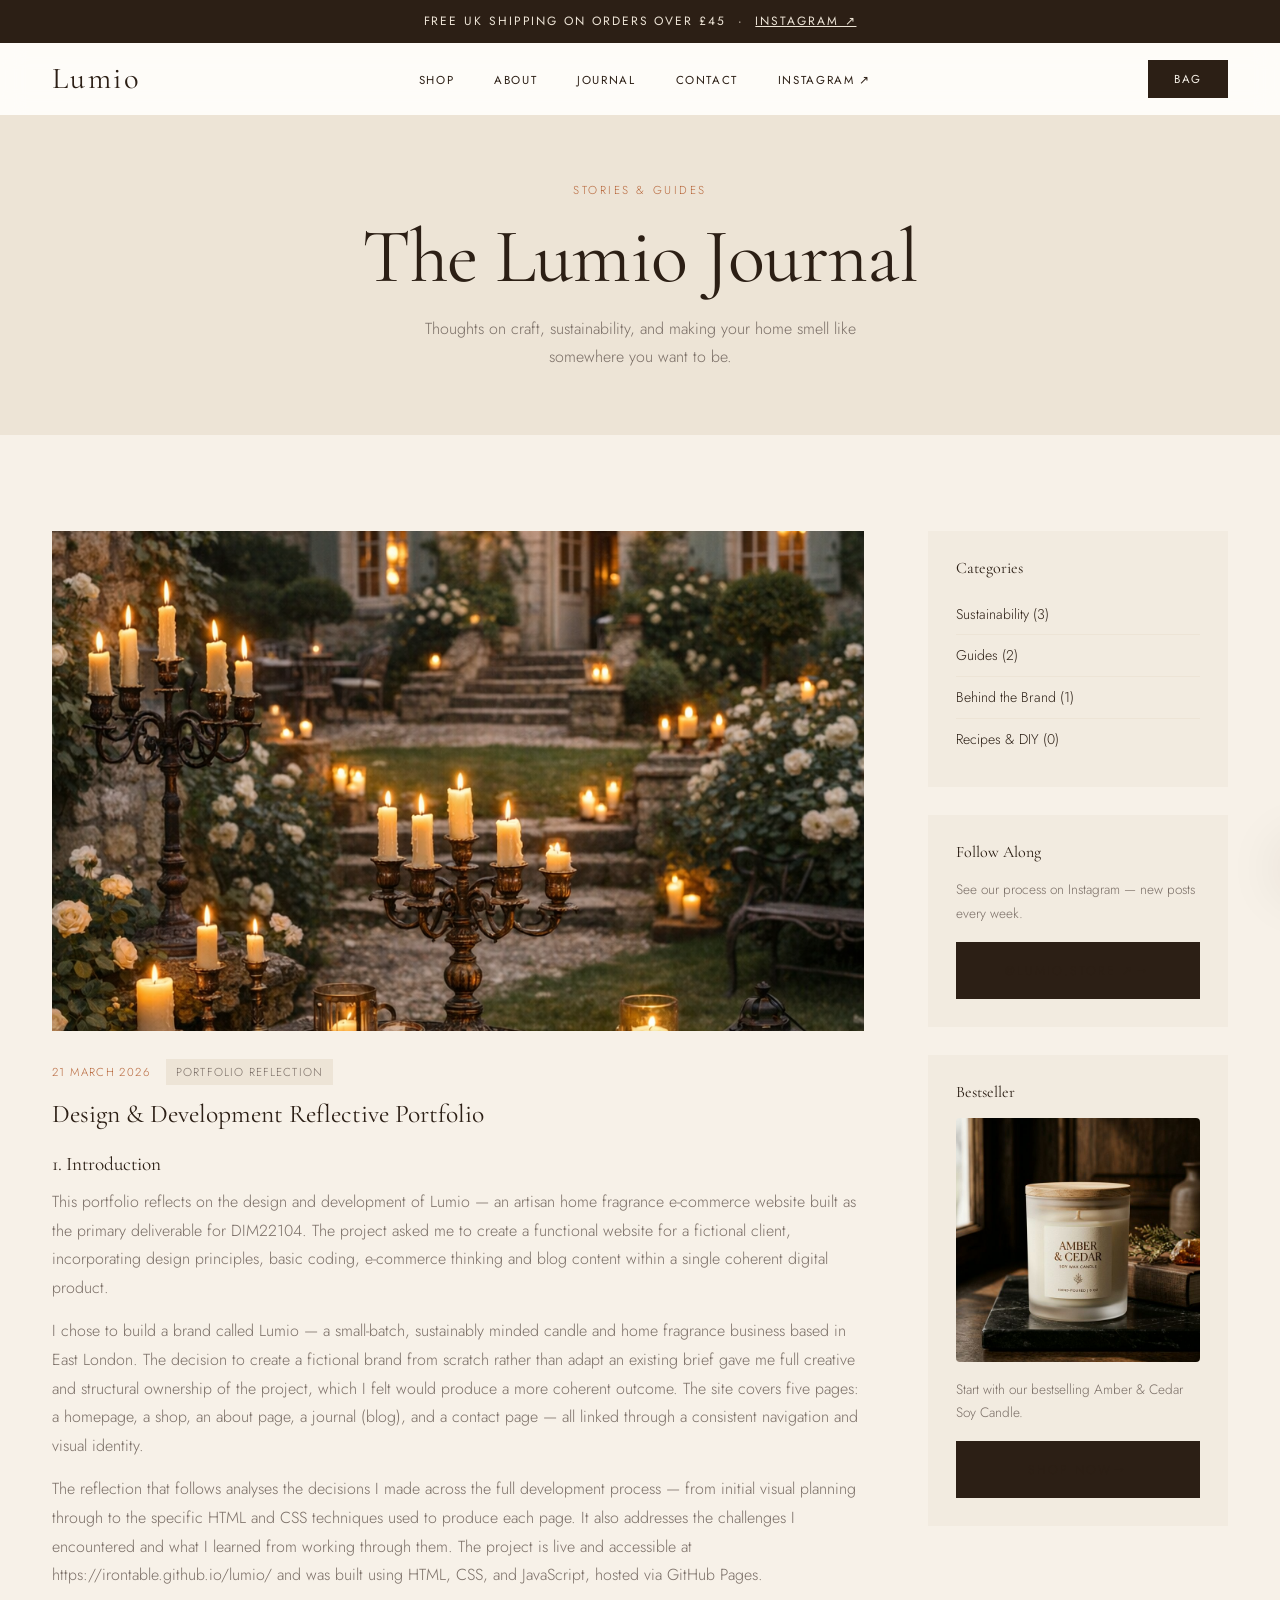
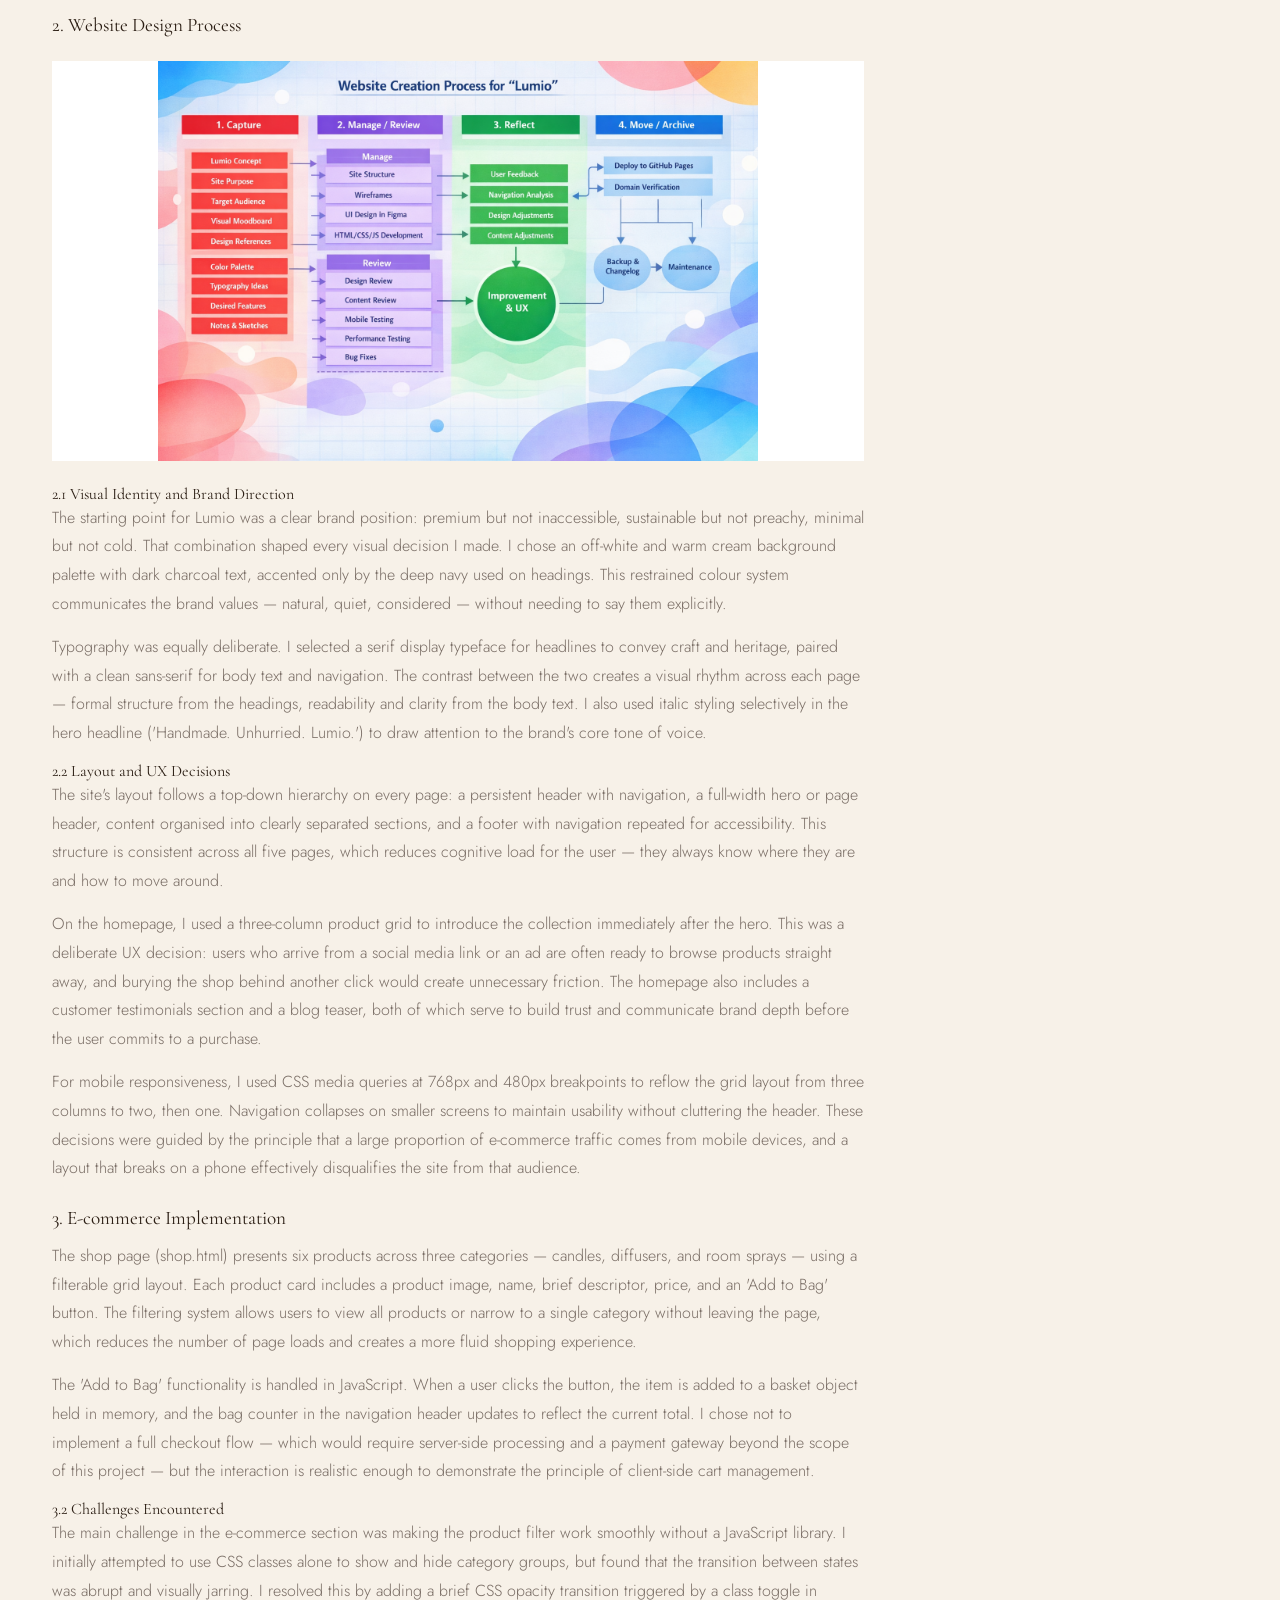
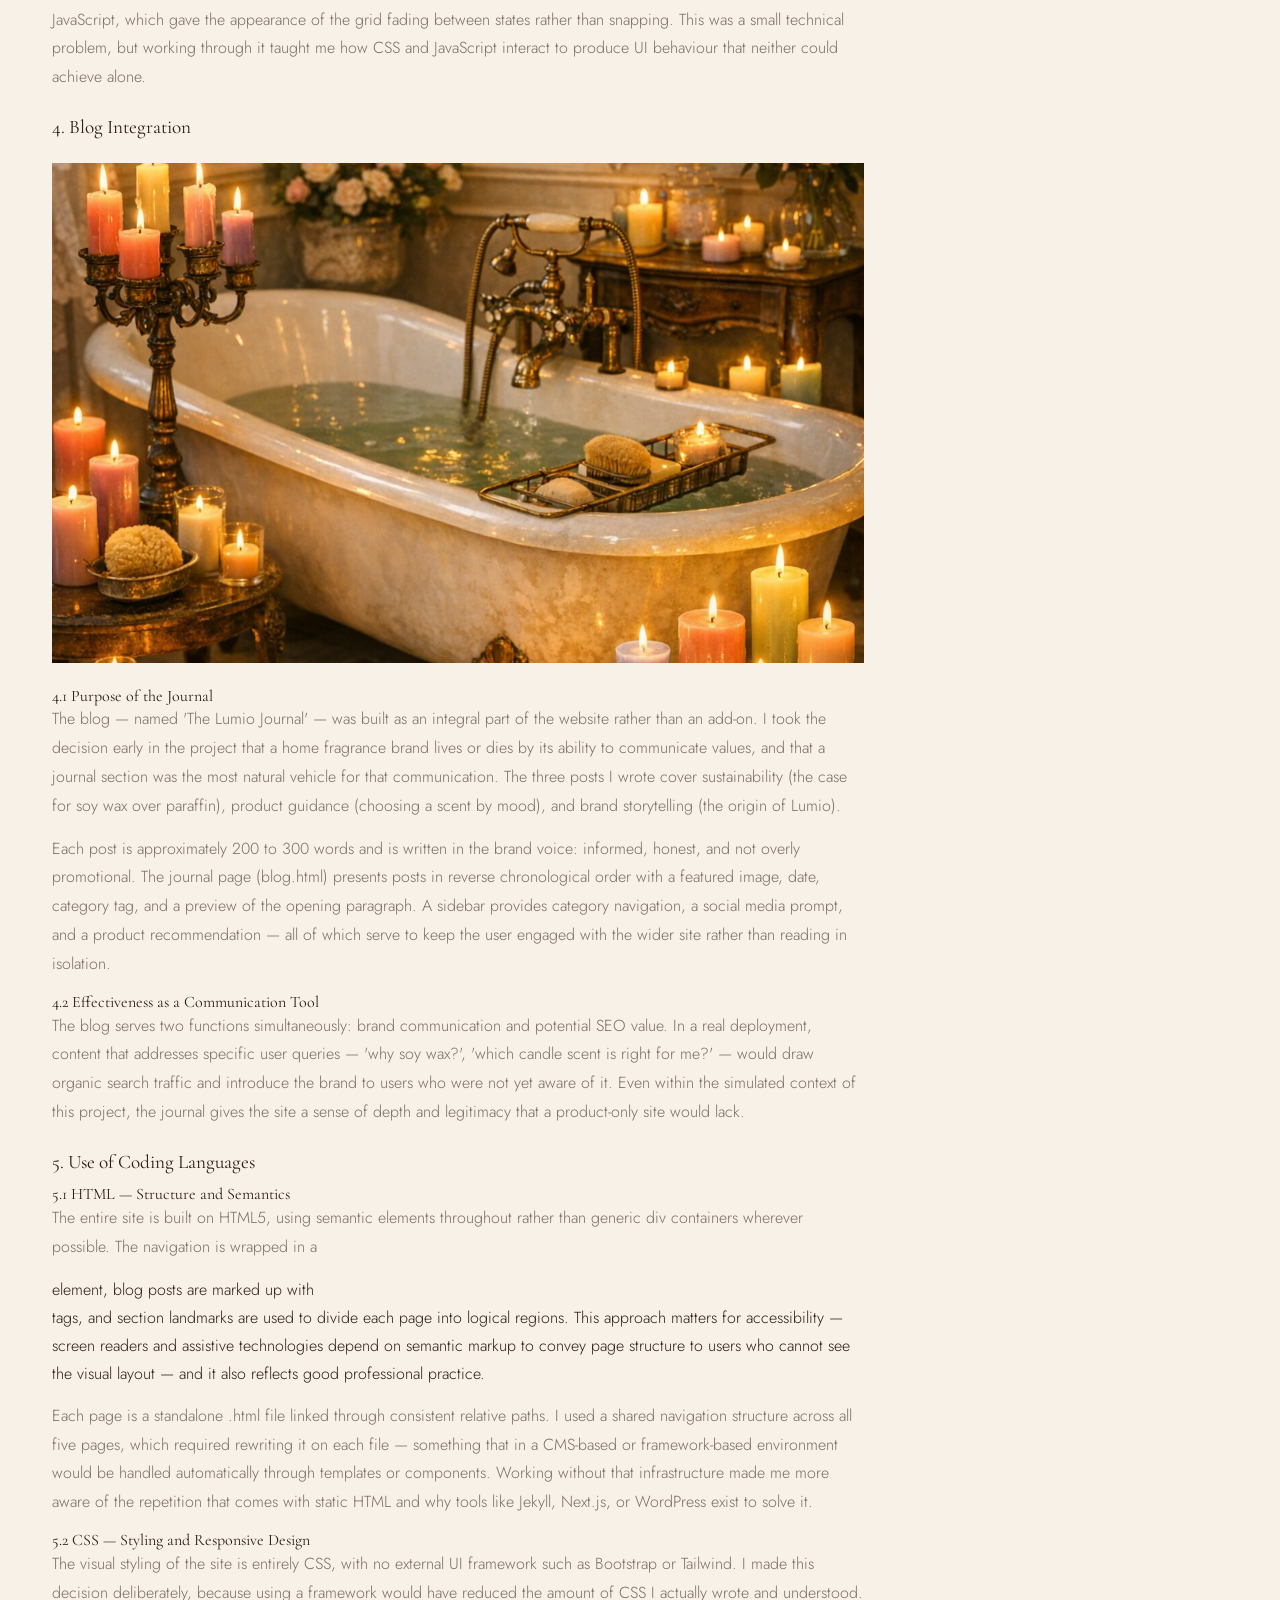
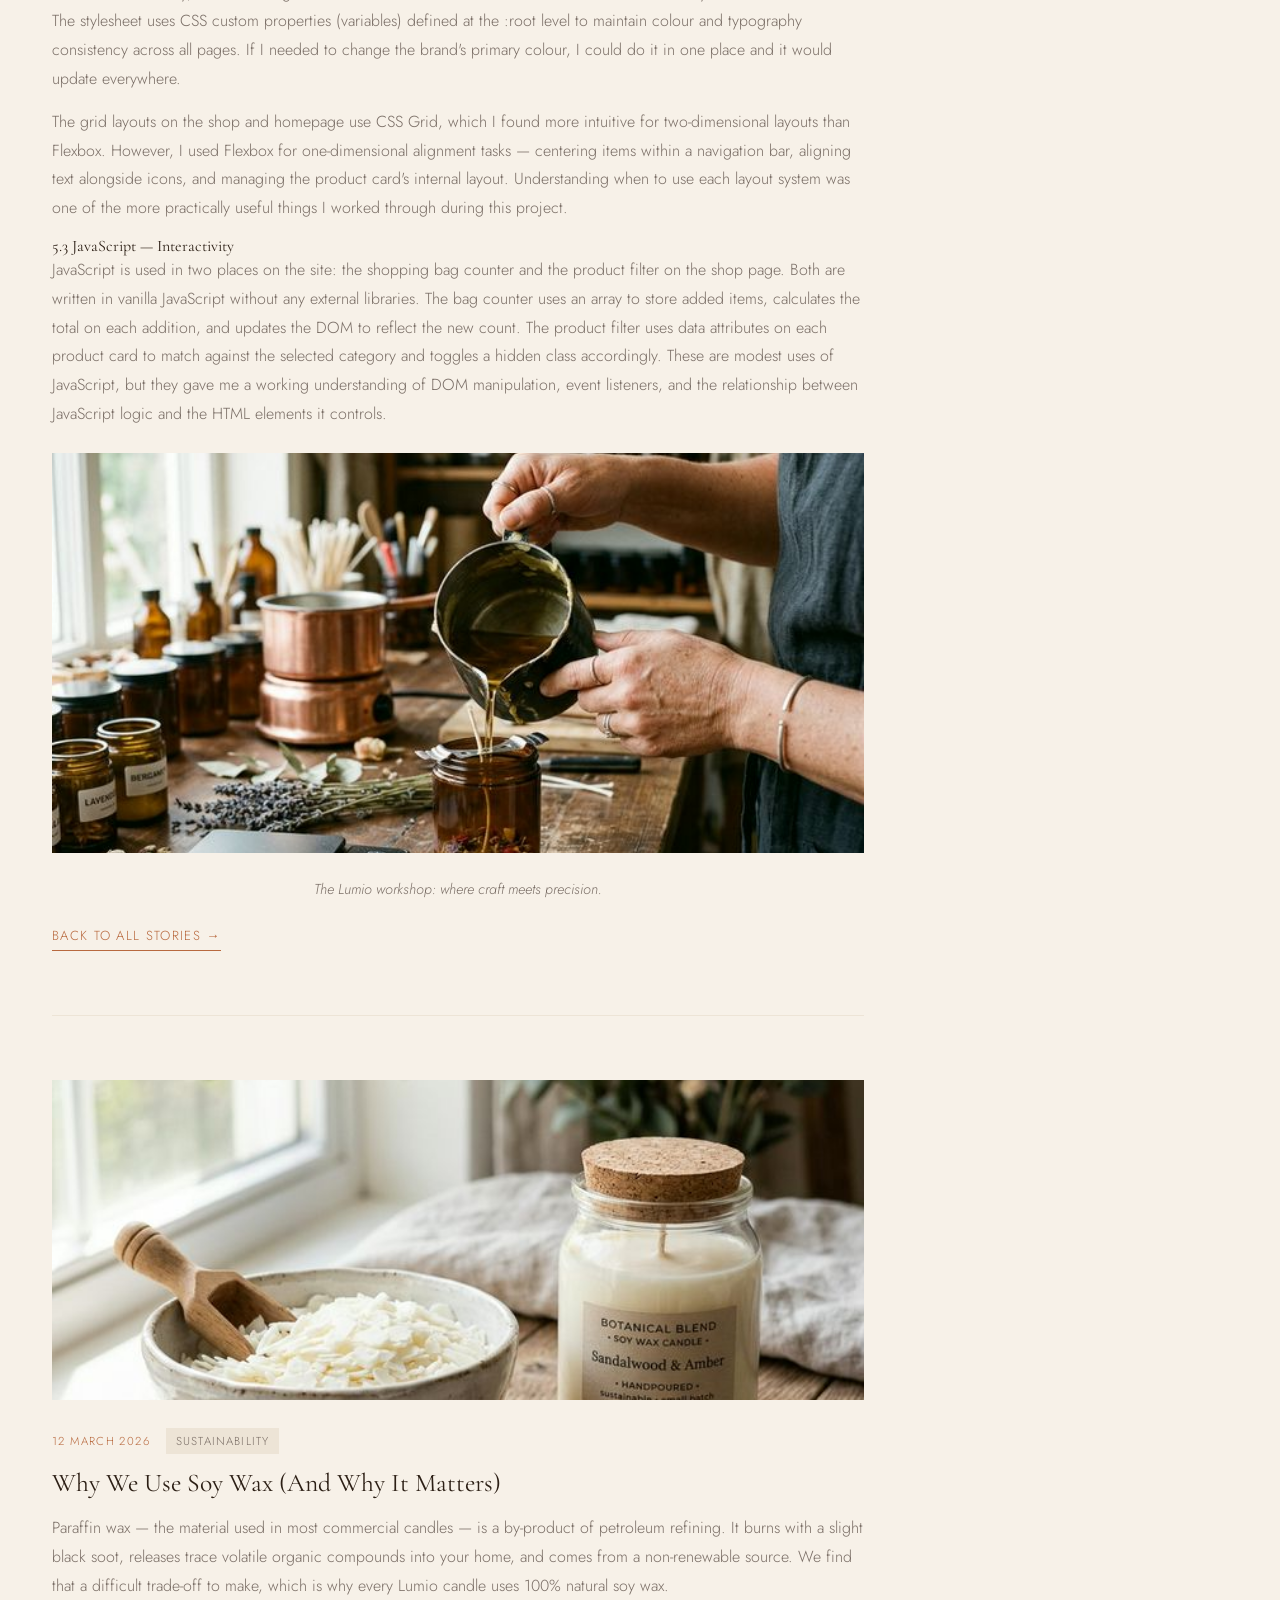
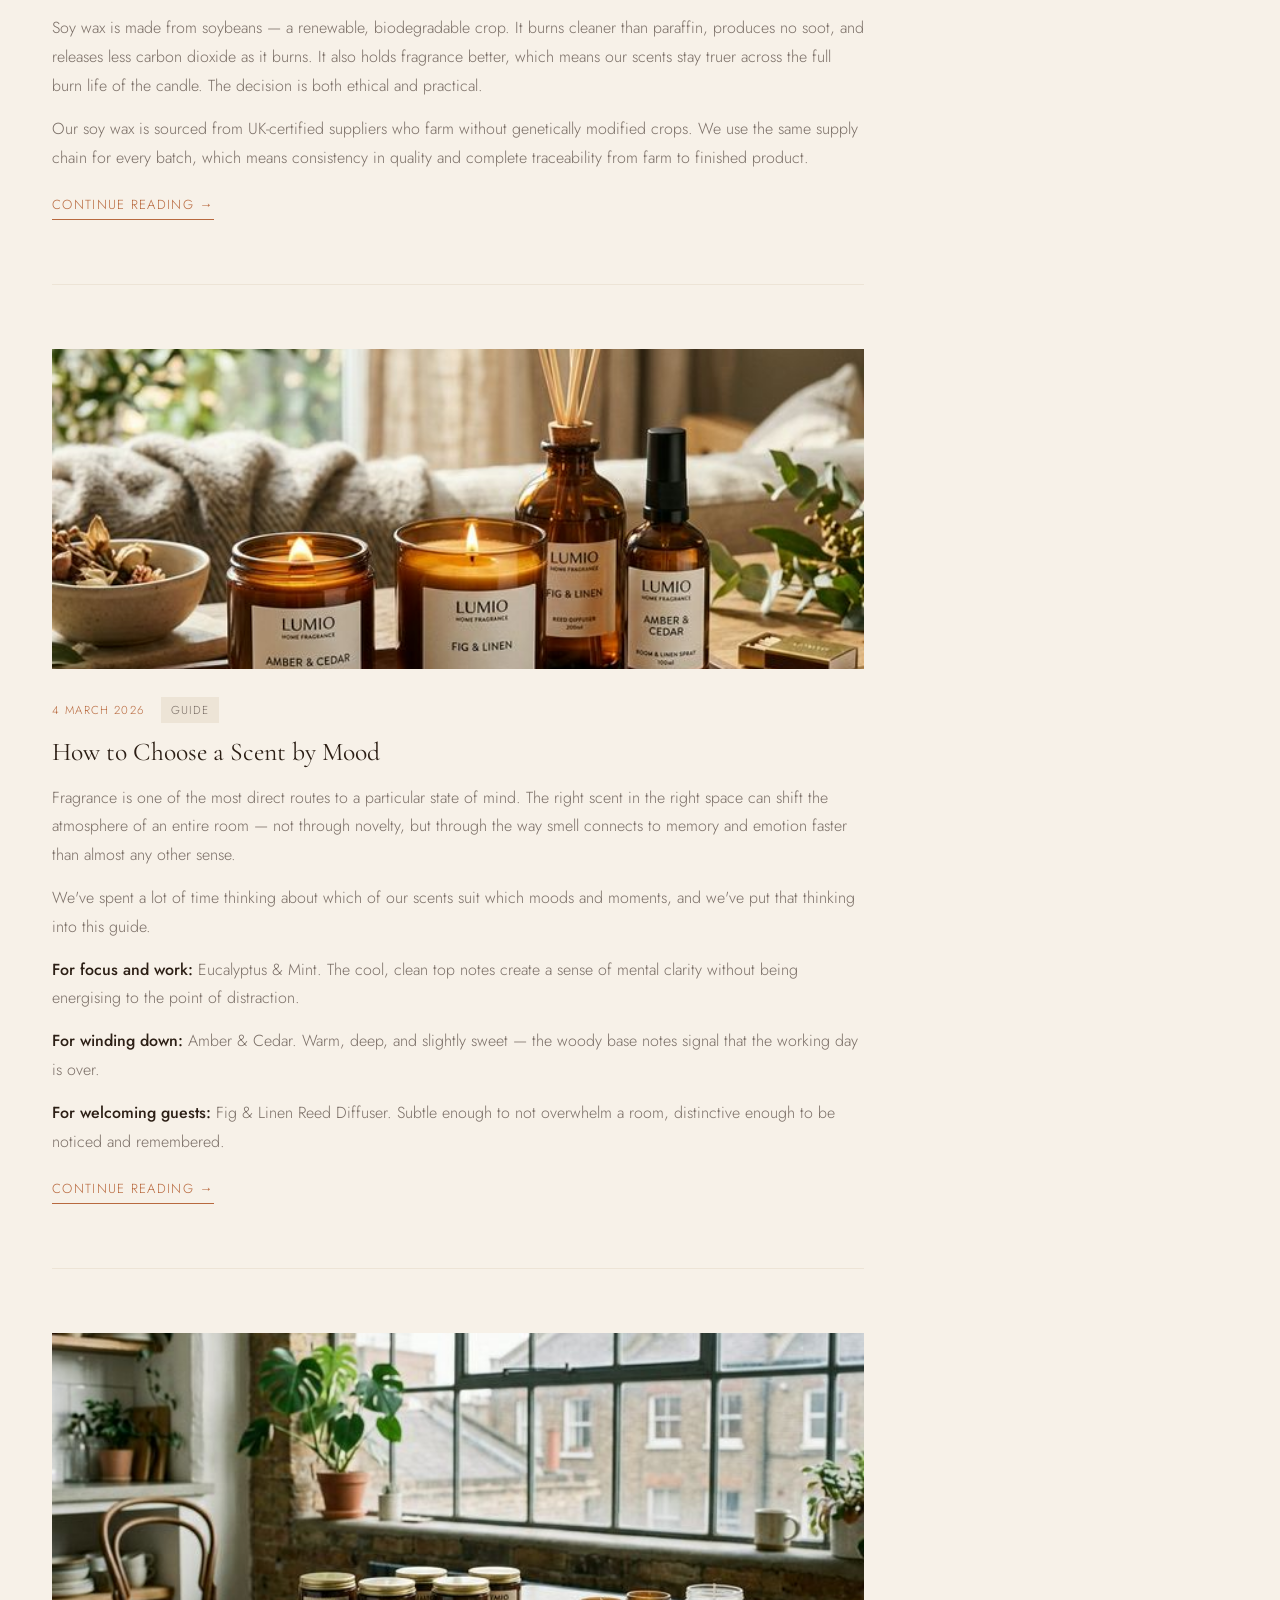
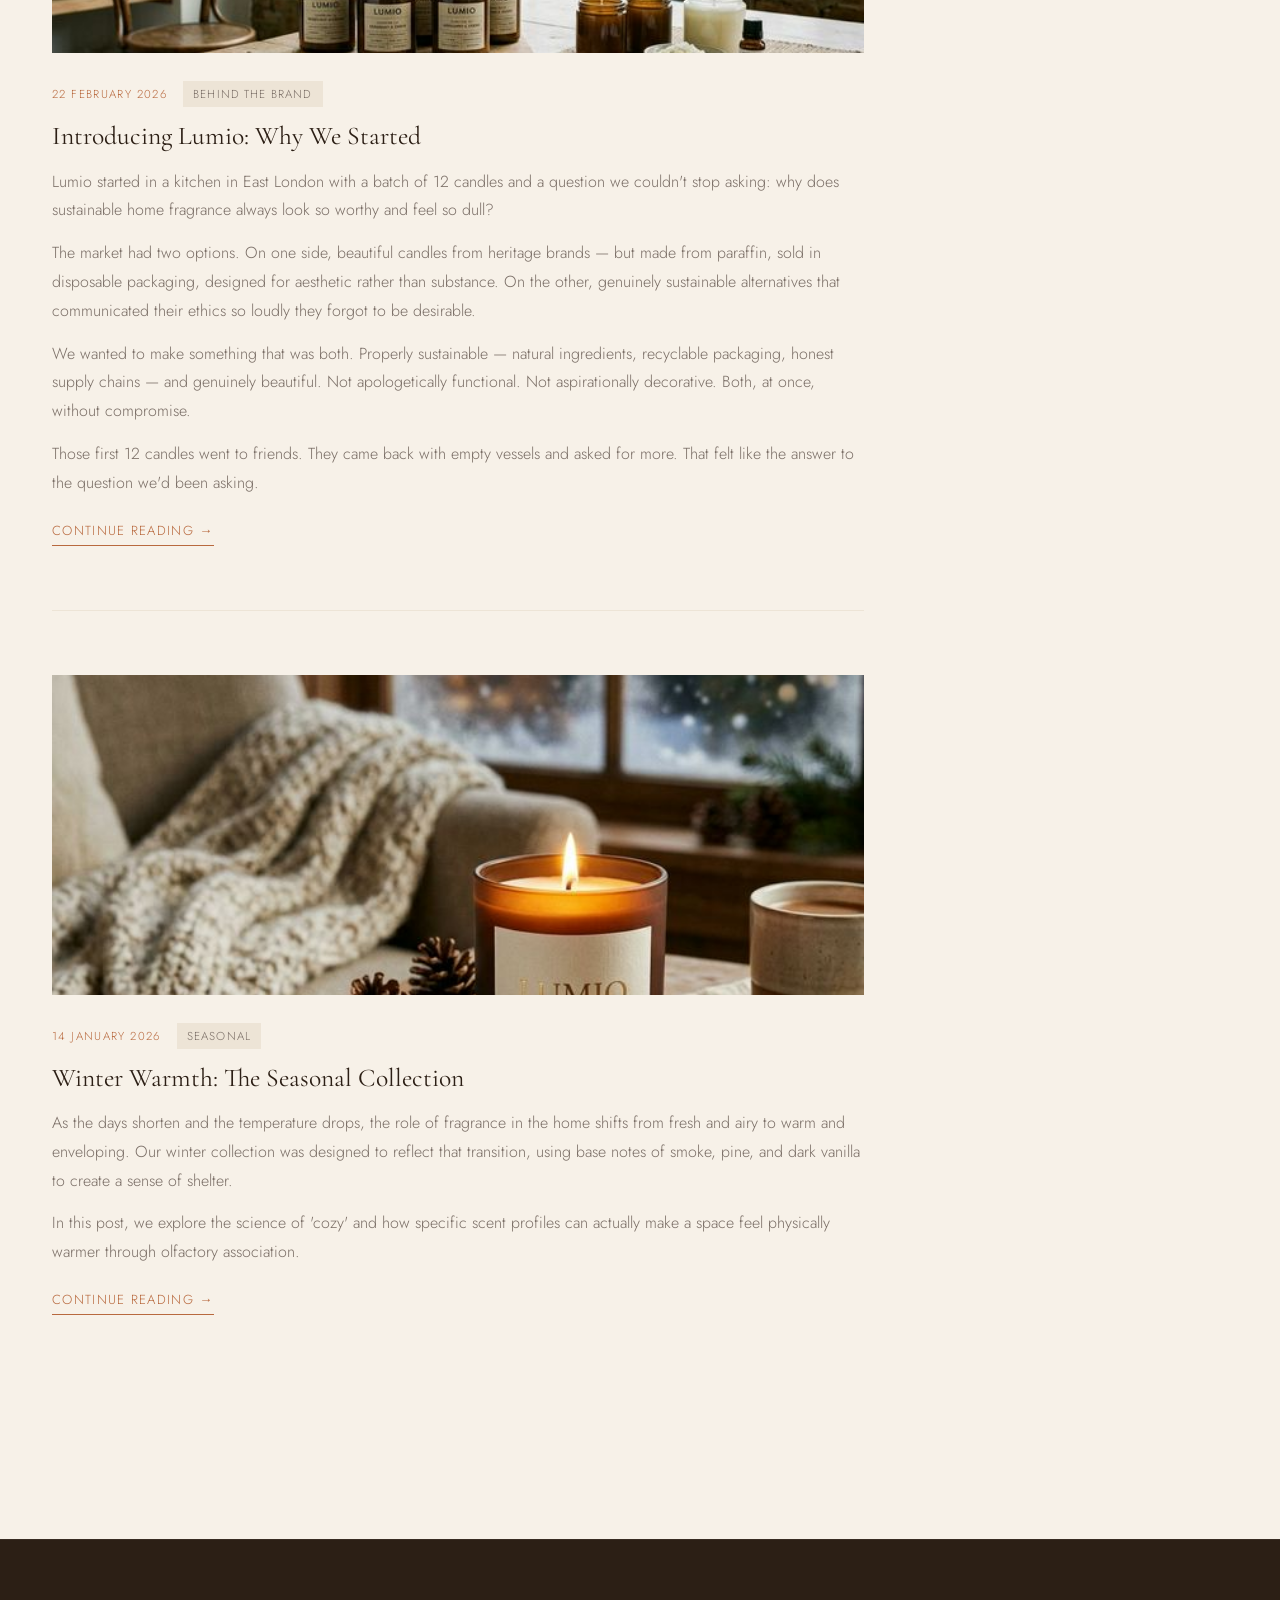
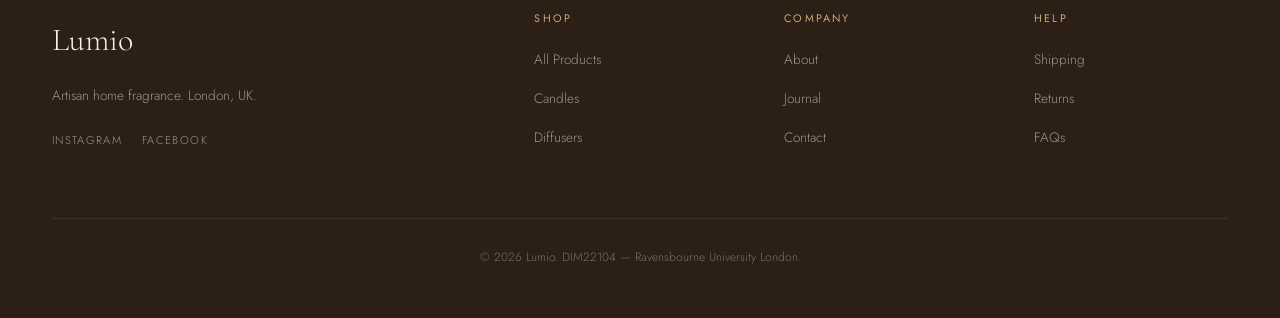
<file: blog.html>
<!DOCTYPE html>
<html lang="en">
<head>
  <meta charset="UTF-8">
  <meta name="viewport" content="width=device-width, initial-scale=1.0">
  <title>Journal — Lumio Artisan Home Fragrance</title>
  <link rel="stylesheet" href="css/style.css">
  <link rel="preconnect" href="https://fonts.googleapis.com">
  <link rel="preconnect" href="https://fonts.gstatic.com" crossorigin>
  <link href="https://fonts.googleapis.com/css2?family=Cormorant+Garamond:ital,wght@0,300;0,400;0,600;1,300;1,400&family=Jost:wght@300;400;500&display=swap" rel="stylesheet">
  <style>
    .blog-hero{background:var(--linen);padding:64px 0;text-align:center;}
    .blog-hero h1{margin-bottom:12px;}
    .blog-hero p{color:var(--grey);max-width:440px;margin:0 auto;}
    .blog-full{max-width:680px;margin:0 auto;}
    .blog-article{margin-bottom:64px;padding-bottom:64px;border-bottom:1px solid var(--linen);}
    .blog-article:last-child{border-bottom:none;}
    .blog-article__image{background:var(--linen);height:320px;display:flex;align-items:center;justify-content:center;margin-bottom:28px;color:var(--grey);font-size:0.8rem;}
    .blog-article__meta{display:flex;gap:16px;align-items:center;margin-bottom:14px;}
    .blog-article__date{font-size:0.72rem;letter-spacing:0.12em;text-transform:uppercase;color:var(--terracotta);}
    .blog-article__tag{font-size:0.72rem;letter-spacing:0.1em;text-transform:uppercase;color:var(--grey);background:var(--linen);padding:3px 10px;}
    .blog-article h2{font-family:var(--font-heading);font-size:1.6rem;margin-bottom:16px;color:var(--brown);}
    .blog-article p{color:var(--grey);line-height:1.8;margin-bottom:14px;}
    .read-more{font-size:0.82rem;letter-spacing:0.1em;text-transform:uppercase;color:var(--terracotta);border-bottom:1px solid var(--terracotta);padding-bottom:2px;display:inline-block;margin-top:8px;}
    .blog-sidebar{position:sticky;top:88px;align-self:flex-start;}
    .blog-layout{display:grid;grid-template-columns:1fr 300px;gap:64px;align-items:start;}
    .sidebar-widget{background:var(--light-grey);padding:28px;margin-bottom:28px;}
    .sidebar-widget h4{font-family:var(--font-heading);margin-bottom:16px;font-size:1rem;}
    .sidebar-widget ul{list-style:none;}
    .sidebar-widget li{padding:8px 0;border-bottom:1px solid var(--linen);font-size:0.88rem;}
    .sidebar-widget li:last-child{border-bottom:none;}
    .sidebar-widget a{color:var(--brown);}
    .sidebar-widget a:hover{color:var(--terracotta);opacity:1;}
    .blog-article h3{font-family:var(--font-heading);font-size:1.2rem;margin:24px 0 12px;color:var(--brown);}
    @media(max-width:860px){.blog-layout{grid-template-columns:1fr;}.blog-sidebar{position:static;}}
  </style>
</head>
<body>

  <div class="announcement">Free UK shipping on orders over £45 &nbsp;·&nbsp; <a href="https://instagram.com" target="_blank" rel="noopener" style="color:var(--linen);text-decoration:underline;">Instagram ↗</a></div>

  <nav class="nav">
    <div class="nav__inner">
      <a href="index.html" class="nav__logo">Lumio</a>
      <ul class="nav__links">
        <li><a href="shop.html">Shop</a></li>
        <li><a href="about.html">About</a></li>
        <li><a href="blog.html" aria-current="page">Journal</a></li>
        <li><a href="contact.html">Contact</a></li>
        <li><a href="https://instagram.com" target="_blank" rel="noopener">Instagram ↗</a></li>
      </ul>
      <button class="nav__cart">Bag <span class="cart-count" style="display:none;background:var(--cream);color:var(--brown);border-radius:50%;width:18px;height:18px;font-size:0.7rem;align-items:center;justify-content:center;margin-left:6px;"></span></button>
      <button class="nav__hamburger" aria-label="Open menu"><span></span><span></span><span></span></button>
    </div>
  </nav>

  <div class="blog-hero">
    <div class="container">
      <span style="font-size:0.72rem;letter-spacing:0.22em;text-transform:uppercase;color:var(--terracotta);display:block;margin-bottom:12px;">Stories &amp; Guides</span>
      <h1>The Lumio Journal</h1>
      <p>Thoughts on craft, sustainability, and making your home smell like somewhere you want to be.</p>
    </div>
  </div>

  <section class="section">
    <div class="container">
      <div class="blog-layout">

        <!-- Main articles -->
        <div>
          <article class="blog-article fade-up">
            <div class="blog-article__image" style="overflow:hidden; height: 500px;">
              <img src="images/blog-portfolio-hero.png" alt="Artisan candles in a villa courtyard — Lumio portfolio hero" style="width:100%;height:100%;object-fit:cover;">
            </div>
            <div class="blog-article__meta">
              <span class="blog-article__date">21 March 2026</span>
              <span class="blog-article__tag">Portfolio Reflection</span>
            </div>
            <h2>Design & Development Reflective Portfolio</h2>
            <div class="reflection-content">
              <h3>1. Introduction</h3>
              <p>This portfolio reflects on the design and development of Lumio — an artisan home fragrance e-commerce website built as the primary deliverable for DIM22104. The project asked me to create a functional website for a fictional client, incorporating design principles, basic coding, e-commerce thinking and blog content within a single coherent digital product.</p>
              <p>I chose to build a brand called Lumio — a small-batch, sustainably minded candle and home fragrance business based in East London. The decision to create a fictional brand from scratch rather than adapt an existing brief gave me full creative and structural ownership of the project, which I felt would produce a more coherent outcome. The site covers five pages: a homepage, a shop, an about page, a journal (blog), and a contact page — all linked through a consistent navigation and visual identity.</p>
              <p>The reflection that follows analyses the decisions I made across the full development process — from initial visual planning through to the specific HTML and CSS techniques used to produce each page. It also addresses the challenges I encountered and what I learned from working through them. The project is live and accessible at https://irontable.github.io/lumio/ and was built using HTML, CSS, and JavaScript, hosted via GitHub Pages.</p>

              <h3>2. Website Design Process</h3>
              <div class="blog-article__image" style="overflow:hidden; height: 400px; margin: 24px 0;">
                <img src="images/blog-design-process.png" alt="Website Creation Process for Lumio — Infographic" style="width:100%;height:100%;object-fit:contain; background: #fff;">
              </div>
              <h4>2.1 Visual Identity and Brand Direction</h4>
              <p>The starting point for Lumio was a clear brand position: premium but not inaccessible, sustainable but not preachy, minimal but not cold. That combination shaped every visual decision I made. I chose an off-white and warm cream background palette with dark charcoal text, accented only by the deep navy used on headings. This restrained colour system communicates the brand values — natural, quiet, considered — without needing to say them explicitly.</p>
              <p>Typography was equally deliberate. I selected a serif display typeface for headlines to convey craft and heritage, paired with a clean sans-serif for body text and navigation. The contrast between the two creates a visual rhythm across each page — formal structure from the headings, readability and clarity from the body text. I also used italic styling selectively in the hero headline ('Handmade. Unhurried. Lumio.') to draw attention to the brand's core tone of voice.</p>

              <h4>2.2 Layout and UX Decisions</h4>
              <p>The site's layout follows a top-down hierarchy on every page: a persistent header with navigation, a full-width hero or page header, content organised into clearly separated sections, and a footer with navigation repeated for accessibility. This structure is consistent across all five pages, which reduces cognitive load for the user — they always know where they are and how to move around.</p>
              <p>On the homepage, I used a three-column product grid to introduce the collection immediately after the hero. This was a deliberate UX decision: users who arrive from a social media link or an ad are often ready to browse products straight away, and burying the shop behind another click would create unnecessary friction. The homepage also includes a customer testimonials section and a blog teaser, both of which serve to build trust and communicate brand depth before the user commits to a purchase.</p>
              <p>For mobile responsiveness, I used CSS media queries at 768px and 480px breakpoints to reflow the grid layout from three columns to two, then one. Navigation collapses on smaller screens to maintain usability without cluttering the header. These decisions were guided by the principle that a large proportion of e-commerce traffic comes from mobile devices, and a layout that breaks on a phone effectively disqualifies the site from that audience.</p>

              <h3>3. E-commerce Implementation</h3>
              <p>The shop page (shop.html) presents six products across three categories — candles, diffusers, and room sprays — using a filterable grid layout. Each product card includes a product image, name, brief descriptor, price, and an 'Add to Bag' button. The filtering system allows users to view all products or narrow to a single category without leaving the page, which reduces the number of page loads and creates a more fluid shopping experience.</p>
              <p>The 'Add to Bag' functionality is handled in JavaScript. When a user clicks the button, the item is added to a basket object held in memory, and the bag counter in the navigation header updates to reflect the current total. I chose not to implement a full checkout flow — which would require server-side processing and a payment gateway beyond the scope of this project — but the interaction is realistic enough to demonstrate the principle of client-side cart management.</p>

              <h4>3.2 Challenges Encountered</h4>
              <p>The main challenge in the e-commerce section was making the product filter work smoothly without a JavaScript library. I initially attempted to use CSS classes alone to show and hide category groups, but found that the transition between states was abrupt and visually jarring. I resolved this by adding a brief CSS opacity transition triggered by a class toggle in JavaScript, which gave the appearance of the grid fading between states rather than snapping. This was a small technical problem, but working through it taught me how CSS and JavaScript interact to produce UI behaviour that neither could achieve alone.</p>

              <h3>4. Blog Integration</h3>
              <div class="blog-article__image" style="overflow:hidden; height: 500px; margin: 24px 0;">
                <img src="images/blog-spa-bathtub.png" alt="Luxury spa candles by a Victorian bathtub — Lumio brand vibe" style="width:100%;height:100%;object-fit:cover;">
              </div>
              <h4>4.1 Purpose of the Journal</h4>
              <p>The blog — named 'The Lumio Journal' — was built as an integral part of the website rather than an add-on. I took the decision early in the project that a home fragrance brand lives or dies by its ability to communicate values, and that a journal section was the most natural vehicle for that communication. The three posts I wrote cover sustainability (the case for soy wax over paraffin), product guidance (choosing a scent by mood), and brand storytelling (the origin of Lumio).</p>
              <p>Each post is approximately 200 to 300 words and is written in the brand voice: informed, honest, and not overly promotional. The journal page (blog.html) presents posts in reverse chronological order with a featured image, date, category tag, and a preview of the opening paragraph. A sidebar provides category navigation, a social media prompt, and a product recommendation — all of which serve to keep the user engaged with the wider site rather than reading in isolation.</p>

              <h4>4.2 Effectiveness as a Communication Tool</h4>
              <p>The blog serves two functions simultaneously: brand communication and potential SEO value. In a real deployment, content that addresses specific user queries — 'why soy wax?', 'which candle scent is right for me?' — would draw organic search traffic and introduce the brand to users who were not yet aware of it. Even within the simulated context of this project, the journal gives the site a sense of depth and legitimacy that a product-only site would lack.</p>

              <h3>5. Use of Coding Languages</h3>
              <h4>5.1 HTML — Structure and Semantics</h4>
              <p>The entire site is built on HTML5, using semantic elements throughout rather than generic div containers wherever possible. The navigation is wrapped in a <nav> element, blog posts are marked up with <article> tags, and section landmarks are used to divide each page into logical regions. This approach matters for accessibility — screen readers and assistive technologies depend on semantic markup to convey page structure to users who cannot see the visual layout — and it also reflects good professional practice.</p>
              <p>Each page is a standalone .html file linked through consistent relative paths. I used a shared navigation structure across all five pages, which required rewriting it on each file — something that in a CMS-based or framework-based environment would be handled automatically through templates or components. Working without that infrastructure made me more aware of the repetition that comes with static HTML and why tools like Jekyll, Next.js, or WordPress exist to solve it.</p>

              <h4>5.2 CSS — Styling and Responsive Design</h4>
              <p>The visual styling of the site is entirely CSS, with no external UI framework such as Bootstrap or Tailwind. I made this decision deliberately, because using a framework would have reduced the amount of CSS I actually wrote and understood. The stylesheet uses CSS custom properties (variables) defined at the :root level to maintain colour and typography consistency across all pages. If I needed to change the brand's primary colour, I could do it in one place and it would update everywhere.</p>
              <p>The grid layouts on the shop and homepage use CSS Grid, which I found more intuitive for two-dimensional layouts than Flexbox. However, I used Flexbox for one-dimensional alignment tasks — centering items within a navigation bar, aligning text alongside icons, and managing the product card's internal layout. Understanding when to use each layout system was one of the more practically useful things I worked through during this project.</p>

              <h4>5.3 JavaScript — Interactivity</h4>
              <p>JavaScript is used in two places on the site: the shopping bag counter and the product filter on the shop page. Both are written in vanilla JavaScript without any external libraries. The bag counter uses an array to store added items, calculates the total on each addition, and updates the DOM to reflect the new count. The product filter uses data attributes on each product card to match against the selected category and toggles a hidden class accordingly. These are modest uses of JavaScript, but they gave me a working understanding of DOM manipulation, event listeners, and the relationship between JavaScript logic and the HTML elements it controls.</p>

              <div class="blog-article__image" style="overflow:hidden; height: 400px; margin: 24px 0;">
                <img src="images/blog-behind-scenes.png" alt="Behind the scenes at the Lumio workshop — pouring wax" style="width:100%;height:100%;object-fit:cover;">
              </div>
              <p style="font-size: 0.9rem; font-style: italic; text-align: center; color: var(--grey);">The Lumio workshop: where craft meets precision.</p>
            </div>
            <a href="#" class="read-more">Back to All Stories →</a>
          </article>

          <article class="blog-article fade-up">
            <div class="blog-article__image" style="overflow:hidden;">
              <img src="images/blog-soy-wax.png"
                   alt="Natural soy wax flakes and handmade candle — Lumio journal" style="width:100%;height:100%;object-fit:cover;" loading="lazy">
            </div>
            <div class="blog-article__meta">
              <span class="blog-article__date">12 March 2026</span>
              <span class="blog-article__tag">Sustainability</span>
            </div>
            <h2>Why We Use Soy Wax (And Why It Matters)</h2>
            <p>Paraffin wax — the material used in most commercial candles — is a by-product of petroleum refining. It burns with a slight black soot, releases trace volatile organic compounds into your home, and comes from a non-renewable source. We find that a difficult trade-off to make, which is why every Lumio candle uses 100% natural soy wax.</p>
            <p>Soy wax is made from soybeans — a renewable, biodegradable crop. It burns cleaner than paraffin, produces no soot, and releases less carbon dioxide as it burns. It also holds fragrance better, which means our scents stay truer across the full burn life of the candle. The decision is both ethical and practical.</p>
            <p>Our soy wax is sourced from UK-certified suppliers who farm without genetically modified crops. We use the same supply chain for every batch, which means consistency in quality and complete traceability from farm to finished product.</p>
            <a href="#" class="read-more">Continue Reading →</a>
          </article>

          <article class="blog-article fade-up">
            <div class="blog-article__image" style="overflow:hidden;">
              <img src="images/blog-mood-collection.png"
                   alt="Artisan candle collection by mood — Lumio journal" style="width:100%;height:100%;object-fit:cover;" loading="lazy">
            </div>
            <div class="blog-article__meta">
              <span class="blog-article__date">4 March 2026</span>
              <span class="blog-article__tag">Guide</span>
            </div>
            <h2>How to Choose a Scent by Mood</h2>
            <p>Fragrance is one of the most direct routes to a particular state of mind. The right scent in the right space can shift the atmosphere of an entire room — not through novelty, but through the way smell connects to memory and emotion faster than almost any other sense.</p>
            <p>We've spent a lot of time thinking about which of our scents suit which moods and moments, and we've put that thinking into this guide.</p>
            <p><strong style="color:var(--brown);">For focus and work:</strong> Eucalyptus &amp; Mint. The cool, clean top notes create a sense of mental clarity without being energising to the point of distraction.</p>
            <p><strong style="color:var(--brown);">For winding down:</strong> Amber &amp; Cedar. Warm, deep, and slightly sweet — the woody base notes signal that the working day is over.</p>
            <p><strong style="color:var(--brown);">For welcoming guests:</strong> Fig &amp; Linen Reed Diffuser. Subtle enough to not overwhelm a room, distinctive enough to be noticed and remembered.</p>
            <a href="#" class="read-more">Continue Reading →</a>
          </article>

          <article class="blog-article fade-up">
            <div class="blog-article__image" style="overflow:hidden;">
              <img src="images/blog-origin-story.png"
                   alt="Lumio brand story — artisanal kitchen workshop" style="width:100%;height:100%;object-fit:cover;" loading="lazy">
            </div>
            <div class="blog-article__meta">
              <span class="blog-article__date">22 February 2026</span>
              <span class="blog-article__tag">Behind the Brand</span>
            </div>
            <h2>Introducing Lumio: Why We Started</h2>
            <p>Lumio started in a kitchen in East London with a batch of 12 candles and a question we couldn't stop asking: why does sustainable home fragrance always look so worthy and feel so dull?</p>
            <p>The market had two options. On one side, beautiful candles from heritage brands — but made from paraffin, sold in disposable packaging, designed for aesthetic rather than substance. On the other, genuinely sustainable alternatives that communicated their ethics so loudly they forgot to be desirable.</p>
            <p>We wanted to make something that was both. Properly sustainable — natural ingredients, recyclable packaging, honest supply chains — and genuinely beautiful. Not apologetically functional. Not aspirationally decorative. Both, at once, without compromise.</p>
            <p>Those first 12 candles went to friends. They came back with empty vessels and asked for more. That felt like the answer to the question we'd been asking.</p>
            <a href="#" class="read-more">Continue Reading →</a>
          </article>

          <article class="blog-article fade-up">
            <div class="blog-article__image" style="overflow:hidden;">
              <img src="images/blog-seasonal-scents.png"
                   alt="Cozy winter candle scene — Lumio seasonal scents" style="width:100%;height:100%;object-fit:cover;" loading="lazy">
            </div>
            <div class="blog-article__meta">
              <span class="blog-article__date">14 January 2026</span>
              <span class="blog-article__tag">Seasonal</span>
            </div>
            <h2>Winter Warmth: The Seasonal Collection</h2>
            <p>As the days shorten and the temperature drops, the role of fragrance in the home shifts from fresh and airy to warm and enveloping. Our winter collection was designed to reflect that transition, using base notes of smoke, pine, and dark vanilla to create a sense of shelter.</p>
            <p>In this post, we explore the science of 'cozy' and how specific scent profiles can actually make a space feel physically warmer through olfactory association.</p>
            <a href="#" class="read-more">Continue Reading →</a>
          </article>
        </div>

        <!-- Sidebar -->
        <aside class="blog-sidebar">
          <div class="sidebar-widget fade-up">
            <h4>Categories</h4>
            <ul>
              <li><a href="#">Sustainability (3)</a></li>
              <li><a href="#">Guides (2)</a></li>
              <li><a href="#">Behind the Brand (1)</a></li>
              <li><a href="#">Recipes &amp; DIY (0)</a></li>
            </ul>
          </div>
          <div class="sidebar-widget fade-up">
            <h4>Follow Along</h4>
            <p style="font-size:0.85rem;color:var(--grey);margin-bottom:16px;">See our process on Instagram — new posts every week.</p>
            <a href="https://instagram.com" target="_blank" rel="noopener" class="hero__cta" style="display:block;text-align:center;font-size:0.78rem;">@lumio.store ↗</a>
          </div>
          <div class="sidebar-widget fade-up">
            <h4>Bestseller</h4>
            <div style="margin-bottom:16px; overflow:hidden; border-radius: 4px;">
              <img src="images/sidebar-bestseller.png" alt="Amber & Cedar Soy Candle" style="width:100%; display:block;">
            </div>
            <p style="font-size:0.85rem;color:var(--grey);margin-bottom:16px;">Start with our bestselling Amber &amp; Cedar Soy Candle.</p>
            <a href="shop.html" class="hero__cta" style="display:block;text-align:center;font-size:0.78rem;">Shop Now</a>
          </div>
        </aside>

      </div>
    </div>
  </section>

  <footer class="footer">
    <div class="container">
      <div class="footer__grid">
        <div><div class="footer__logo">Lumio</div><p class="footer__tagline">Artisan home fragrance. London, UK.</p>
          <div class="footer__social"><a href="https://instagram.com" target="_blank" rel="noopener">Instagram</a><a href="https://facebook.com" target="_blank" rel="noopener">Facebook</a></div></div>
        <div class="footer__col"><h4>Shop</h4><ul><li><a href="shop.html">All Products</a></li><li><a href="shop.html">Candles</a></li><li><a href="shop.html">Diffusers</a></li></ul></div>
        <div class="footer__col"><h4>Company</h4><ul><li><a href="about.html">About</a></li><li><a href="blog.html">Journal</a></li><li><a href="contact.html">Contact</a></li></ul></div>
        <div class="footer__col"><h4>Help</h4><ul><li><a href="#">Shipping</a></li><li><a href="#">Returns</a></li><li><a href="#">FAQs</a></li></ul></div>
      </div>
      <div class="footer__bottom"><p>© 2026 Lumio. DIM22104 — Ravensbourne University London.</p></div>
    </div>
  </footer>
  <div class="cart-toast" role="status" aria-live="polite"></div>
  <script src="js/main.js"></script>
</body>
</html>
</file>
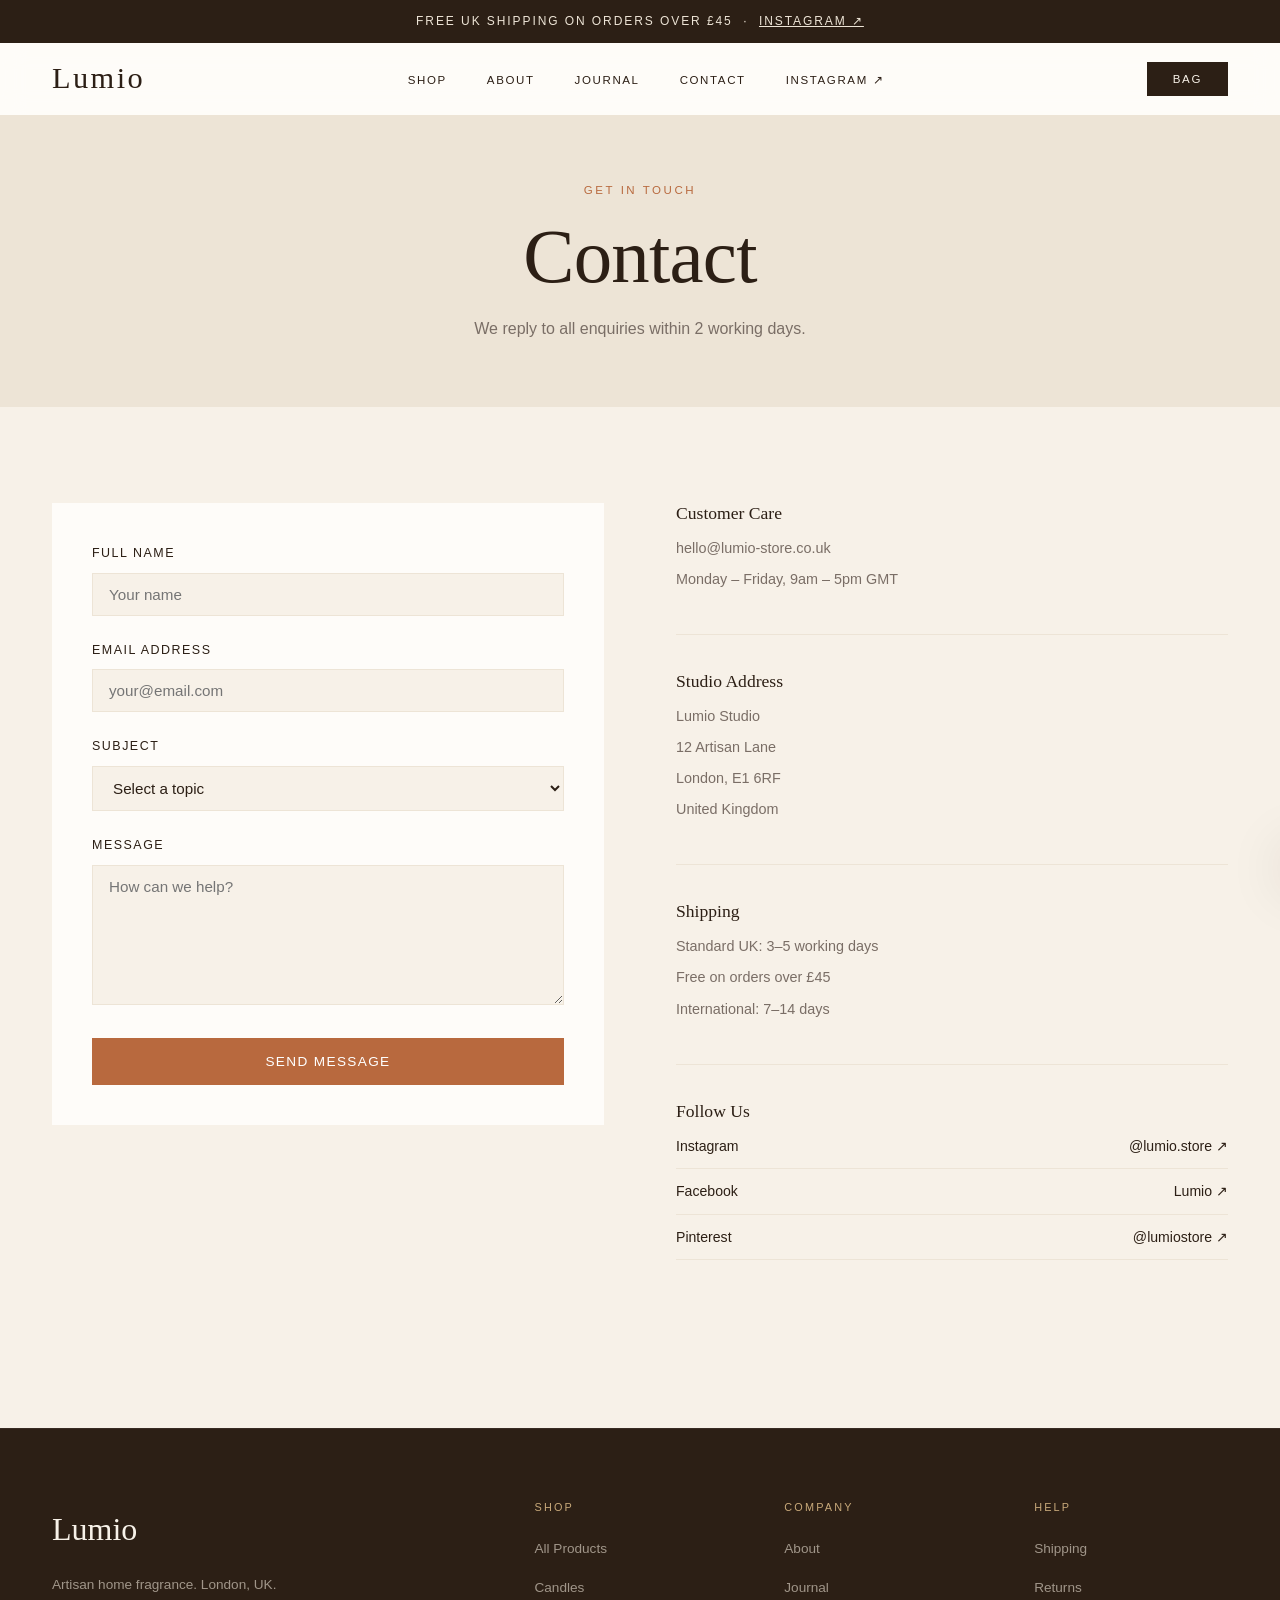
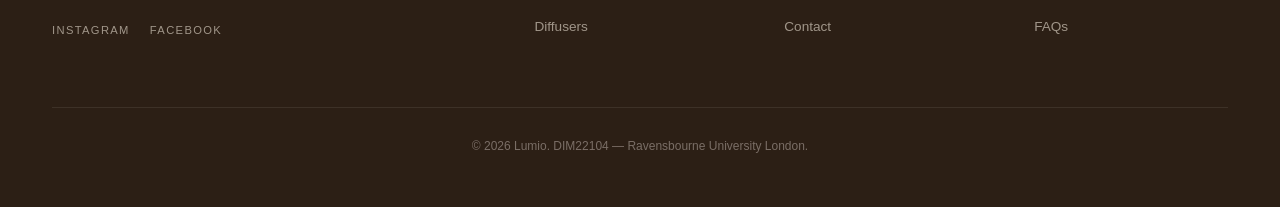
<file: contact.html>
<!DOCTYPE html>
<html lang="en">
<head>
  <meta charset="UTF-8">
  <meta name="viewport" content="width=device-width, initial-scale=1.0">
  <title>Contact — Lumio Artisan Home Fragrance</title>
  <link rel="stylesheet" href="css/style.css">
  <style>
    .contact-hero{background:var(--linen);padding:64px 0;text-align:center;}
    .contact-layout{display:grid;grid-template-columns:1fr 1fr;gap:72px;align-items:start;}
    .contact-form{background:var(--white);padding:40px;}
    .form-group{margin-bottom:24px;}
    .form-group label{display:block;font-size:0.78rem;letter-spacing:0.12em;text-transform:uppercase;color:var(--brown);margin-bottom:8px;}
    .form-group input,.form-group textarea,.form-group select{
      width:100%;padding:12px 16px;border:1px solid var(--linen);
      background:var(--cream);font-family:var(--font-body);font-size:0.95rem;
      color:var(--brown);outline:none;transition:border-color 0.3s;}
    .form-group input:focus,.form-group textarea:focus{border-color:var(--terracotta);}
    .form-group textarea{height:140px;resize:vertical;}
    .form-submit{background:var(--terracotta);color:white;border:none;padding:16px 40px;
      font-size:0.85rem;letter-spacing:0.1em;text-transform:uppercase;cursor:pointer;
      width:100%;transition:background 0.3s;}
    .form-submit:hover{background:var(--brown);}
    .contact-info h3{font-family:var(--font-heading);margin-bottom:12px;font-size:1.1rem;}
    .contact-info p{color:var(--grey);font-size:0.9rem;margin-bottom:6px;}
    .contact-info-block{margin-bottom:36px;padding-bottom:36px;border-bottom:1px solid var(--linen);}
    .contact-info-block:last-child{border-bottom:none;}
    .social-links{display:flex;flex-direction:column;gap:10px;}
    .social-links a{font-size:0.88rem;color:var(--brown);border-bottom:1px solid var(--linen);padding-bottom:10px;display:flex;justify-content:space-between;align-items:center;}
    .social-links a:hover{color:var(--terracotta);opacity:1;}
    @media(max-width:768px){.contact-layout{grid-template-columns:1fr;}}
  </style>
</head>
<body>

  <div class="announcement">Free UK shipping on orders over £45 &nbsp;·&nbsp; <a href="https://instagram.com" target="_blank" rel="noopener" style="color:var(--linen);text-decoration:underline;">Instagram ↗</a></div>

  <nav class="nav">
    <div class="nav__inner">
      <a href="index.html" class="nav__logo">Lumio</a>
      <ul class="nav__links">
        <li><a href="shop.html">Shop</a></li>
        <li><a href="about.html">About</a></li>
        <li><a href="blog.html">Journal</a></li>
        <li><a href="contact.html" aria-current="page">Contact</a></li>
        <li><a href="https://instagram.com" target="_blank" rel="noopener">Instagram ↗</a></li>
      </ul>
      <button class="nav__cart">Bag <span class="cart-count" style="display:none;background:var(--cream);color:var(--brown);border-radius:50%;width:18px;height:18px;font-size:0.7rem;align-items:center;justify-content:center;margin-left:6px;"></span></button>
      <button class="nav__hamburger" aria-label="Open menu"><span></span><span></span><span></span></button>
    </div>
  </nav>

  <div class="contact-hero">
    <div class="container">
      <span style="font-size:0.72rem;letter-spacing:0.22em;text-transform:uppercase;color:var(--terracotta);display:block;margin-bottom:12px;">Get in Touch</span>
      <h1>Contact</h1>
      <p style="color:var(--grey);max-width:420px;margin:12px auto 0;">We reply to all enquiries within 2 working days.</p>
    </div>
  </div>

  <section class="section">
    <div class="container">
      <div class="contact-layout">

        <form class="contact-form fade-up" id="contact-form" novalidate>
          <div class="form-group">
            <label for="contact-name">Full Name</label>
            <input type="text" id="contact-name" name="name" placeholder="Your name" required autocomplete="name">
          </div>
          <div class="form-group">
            <label for="contact-email">Email Address</label>
            <input type="email" id="contact-email" name="email" placeholder="your@email.com" required autocomplete="email">
          </div>
          <div class="form-group">
            <label for="contact-subject">Subject</label>
            <select id="contact-subject" name="subject">
              <option value="">Select a topic</option>
              <option value="order">Order enquiry</option>
              <option value="product">Product question</option>
              <option value="wholesale">Wholesale</option>
              <option value="press">Press &amp; media</option>
              <option value="other">Other</option>
            </select>
          </div>
          <div class="form-group">
            <label for="contact-message">Message</label>
            <textarea id="contact-message" name="message" placeholder="How can we help?" required></textarea>
          </div>
          <button type="submit" class="form-submit">Send Message</button>
          <div id="form-success" style="display:none;margin-top:16px;padding:12px;background:var(--light-grey);color:var(--brown);font-size:0.88rem;text-align:center;">
            Thank you — we'll be in touch within 2 working days.
          </div>
        </form>

        <div class="contact-info fade-up">
          <div class="contact-info-block">
            <h3>Customer Care</h3>
            <p>hello@lumio-store.co.uk</p>
            <p>Monday – Friday, 9am – 5pm GMT</p>
          </div>
          <div class="contact-info-block">
            <h3>Studio Address</h3>
            <p>Lumio Studio</p>
            <p>12 Artisan Lane</p>
            <p>London, E1 6RF</p>
            <p>United Kingdom</p>
          </div>
          <div class="contact-info-block">
            <h3>Shipping</h3>
            <p>Standard UK: 3–5 working days</p>
            <p>Free on orders over £45</p>
            <p>International: 7–14 days</p>
          </div>
          <div class="contact-info-block">
            <h3>Follow Us</h3>
            <div class="social-links">
              <a href="https://instagram.com" target="_blank" rel="noopener">Instagram <span>@lumio.store ↗</span></a>
              <a href="https://facebook.com" target="_blank" rel="noopener">Facebook <span>Lumio ↗</span></a>
              <a href="https://pinterest.com" target="_blank" rel="noopener">Pinterest <span>@lumiostore ↗</span></a>
            </div>
          </div>
        </div>

      </div>
    </div>
  </section>

  <footer class="footer">
    <div class="container">
      <div class="footer__grid">
        <div><div class="footer__logo">Lumio</div><p class="footer__tagline">Artisan home fragrance. London, UK.</p>
          <div class="footer__social"><a href="https://instagram.com" target="_blank" rel="noopener">Instagram</a><a href="https://facebook.com" target="_blank" rel="noopener">Facebook</a></div></div>
        <div class="footer__col"><h4>Shop</h4><ul><li><a href="shop.html">All Products</a></li><li><a href="shop.html">Candles</a></li><li><a href="shop.html">Diffusers</a></li></ul></div>
        <div class="footer__col"><h4>Company</h4><ul><li><a href="about.html">About</a></li><li><a href="blog.html">Journal</a></li><li><a href="contact.html">Contact</a></li></ul></div>
        <div class="footer__col"><h4>Help</h4><ul><li><a href="#">Shipping</a></li><li><a href="#">Returns</a></li><li><a href="#">FAQs</a></li></ul></div>
      </div>
      <div class="footer__bottom"><p>© 2026 Lumio. DIM22104 — Ravensbourne University London.</p></div>
    </div>
  </footer>
  <div class="cart-toast" role="status" aria-live="polite"></div>
  <script src="js/main.js"></script>
  <script>
    document.getElementById('contact-form').addEventListener('submit', function(e) {
      e.preventDefault();
      document.getElementById('form-success').style.display = 'block';
      this.querySelectorAll('input,textarea,select').forEach(f => f.value = '');
    });
  </script>
</body>
</html>
</file>
<file: css/style.css>
/* ============================================================
   LUMIO — Upgraded Visual Design
   DIM22104 Web Design & Coding Basics
   Jesus Gabriel Blanco Bellido — 24018013
   ============================================================ */

*, *::before, *::after { box-sizing: border-box; margin: 0; padding: 0; }

:root {
  --cream:      #F7F1E8;
  --terracotta: #B8693E;
  --brown:      #2C1F15;
  --linen:      #EDE4D6;
  --white:      #FEFCF9;
  --grey:       #7A6E66;
  --light-grey: #F2EBE0;
  --gold:       #C8A97A;
  --font-heading: 'Cormorant Garamond', Georgia, serif;
  --font-body:    'Jost', 'Calibri Light', sans-serif;
  --max-width: 1240px;
  --transition: 0.35s ease;
  --shadow-sm:  0 2px 12px rgba(44,31,21,0.08);
  --shadow-md:  0 8px 32px rgba(44,31,21,0.12);
  --shadow-lg:  0 20px 60px rgba(44,31,21,0.16);
}

html { scroll-behavior: smooth; -webkit-font-smoothing: antialiased; }

body {
  font-family: var(--font-body);
  background: var(--cream);
  color: var(--brown);
  font-size: 16px;
  line-height: 1.75;
  font-weight: 300;
}

img { max-width: 100%; height: auto; display: block; }
a { color: var(--terracotta); text-decoration: none; transition: opacity var(--transition); }
a:hover { opacity: 0.7; }
.container { max-width: var(--max-width); margin: 0 auto; padding: 0 32px; }

/* ── Typography ── */
h1,h2,h3,h4 { font-family: var(--font-heading); font-weight: 400; line-height: 1.18; color: var(--brown); }
h1 { font-size: clamp(2.6rem, 6vw, 4.8rem); letter-spacing: -0.01em; }
h2 { font-size: clamp(1.8rem, 3.5vw, 3rem); margin-bottom: 20px; }
h3 { font-size: 1.35rem; margin-bottom: 10px; }
p  { margin-bottom: 18px; color: var(--grey); font-weight: 300; }
strong { font-weight: 500; color: var(--brown); }

/* ── Announcement Bar ── */
.announcement {
  background: var(--brown);
  color: var(--linen);
  text-align: center;
  padding: 11px 24px;
  font-size: 0.75rem;
  letter-spacing: 0.16em;
  text-transform: uppercase;
  font-family: var(--font-body);
  font-weight: 400;
}
.announcement a { color: var(--gold); }

/* ── Navigation ── */
.nav {
  position: sticky; top: 0; z-index: 100;
  background: rgba(254,252,249,0.96);
  backdrop-filter: blur(12px);
  -webkit-backdrop-filter: blur(12px);
  border-bottom: 1px solid var(--linen);
}
.nav__inner {
  max-width: var(--max-width); margin: 0 auto;
  display: flex; align-items: center; justify-content: space-between;
  padding: 0 32px; height: 72px;
}
.nav__logo {
  font-family: var(--font-heading);
  font-size: 1.9rem; font-weight: 400;
  color: var(--brown); letter-spacing: 0.08em;
}
.nav__links { display: flex; gap: 40px; list-style: none; }
.nav__links a {
  font-size: 0.72rem; letter-spacing: 0.14em;
  text-transform: uppercase; color: var(--brown);
  font-family: var(--font-body); font-weight: 400;
  position: relative; padding-bottom: 2px;
}
.nav__links a::after {
  content: ''; position: absolute; bottom: 0; left: 0;
  width: 0; height: 1px; background: var(--terracotta);
  transition: width var(--transition);
}
.nav__links a:hover::after { width: 100%; }
.nav__links a:hover { opacity: 1; color: var(--terracotta); }
.nav__cart {
  background: var(--brown); color: var(--cream);
  border: none; padding: 11px 26px;
  font-size: 0.72rem; letter-spacing: 0.14em;
  text-transform: uppercase; cursor: pointer; font-family: var(--font-body);
  transition: background var(--transition);
}
.nav__cart:hover { background: var(--terracotta); }
.nav__hamburger {
  display: none; flex-direction: column; gap: 5px;
  background: none; border: none; cursor: pointer;
}
.nav__hamburger span { width: 24px; height: 1.5px; background: var(--brown); display: block; }

/* ── Hero ── */
.hero {
  display: grid; grid-template-columns: 1fr 1fr;
  min-height: 92vh; opacity: 0;
  animation: fadeIn 1.4s cubic-bezier(0.4,0,0.2,1) 0.1s forwards;
}
.hero__content {
  background: var(--cream);
  display: flex; flex-direction: column; justify-content: center;
  padding: 80px 72px 80px 48px;
}
.hero__label {
  font-size: 0.7rem; letter-spacing: 0.24em;
  text-transform: uppercase; color: var(--terracotta);
  margin-bottom: 28px; font-family: var(--font-body);
  display: flex; align-items: center; gap: 12px;
}
.hero__label::before {
  content: ''; display: block; width: 32px;
  height: 1px; background: var(--terracotta);
}
.hero__title { margin-bottom: 28px; font-weight: 300; }
.hero__title em { font-style: italic; color: var(--terracotta); }
.hero__sub {
  font-size: 1rem; color: var(--grey); font-weight: 300;
  margin-bottom: 44px; max-width: 380px; line-height: 1.8;
}
.hero__cta {
  display: inline-flex; align-items: center; gap: 10px;
  background: var(--brown); color: var(--cream);
  padding: 16px 36px;
  font-size: 0.72rem; letter-spacing: 0.16em;
  text-transform: uppercase; font-family: var(--font-body);
  align-self: flex-start; transition: background var(--transition);
}
.hero__cta:hover { background: var(--terracotta); opacity: 1; color: var(--cream); }
.hero__cta::after { content: '→'; font-size: 0.9rem; }
.hero__image { position: relative; overflow: hidden; }
.hero__image img {
  width: 100%; height: 100%; object-fit: cover;
  transition: transform 8s ease;
}
.hero__image:hover img { transform: scale(1.04); }
/* Warm overlay on hero image */
.hero__image::after {
  content: ''; position: absolute; inset: 0;
  background: linear-gradient(135deg, rgba(184,105,62,0.12) 0%, transparent 60%);
  pointer-events: none;
}

/* ── Sections ── */
.section { padding: 96px 0; }
.section--linen { background: var(--linen); }
.section--dark { background: var(--brown); }
.section--light { background: var(--light-grey); }
.section__header { text-align: center; margin-bottom: 64px; }
.section__label {
  font-size: 0.7rem; letter-spacing: 0.22em;
  text-transform: uppercase; color: var(--terracotta);
  display: block; margin-bottom: 14px;
  font-family: var(--font-body);
}
.section--dark h2 { color: var(--cream); }
.section--dark .section__label { color: var(--gold); }
.section--dark p { color: var(--linen); opacity: 0.8; }

/* ── Divider ornament ── */
.ornament {
  display: flex; align-items: center; gap: 16px;
  justify-content: center; margin-bottom: 20px;
}
.ornament::before, .ornament::after {
  content: ''; flex: 1; max-width: 80px;
  height: 1px; background: var(--linen);
}
.ornament span { color: var(--terracotta); font-size: 0.7rem; }

/* ── Products Grid ── */
.products__grid { display: grid; grid-template-columns: repeat(3,1fr); gap: 2px; }
.product-card {
  background: var(--white); overflow: hidden;
  cursor: pointer; position: relative;
}
.product-card::after {
  content: ''; position: absolute; inset: 0;
  border: 1px solid transparent;
  transition: border-color var(--transition);
  pointer-events: none;
}
.product-card:hover::after { border-color: var(--terracotta); }
.product-card__image {
  aspect-ratio: 1; overflow: hidden; position: relative;
}
.product-card__image img {
  width: 100%; height: 100%; object-fit: cover;
  transition: transform 0.7s cubic-bezier(0.4,0,0.2,1);
}
.product-card:hover .product-card__image img { transform: scale(1.07); }
.product-card__image img.secondary {
  position: absolute; inset: 0;
  opacity: 0; transition: opacity var(--transition), transform 0.7s cubic-bezier(0.4,0,0.2,1);
}
.product-card:hover .product-card__image img.secondary {
  opacity: 1; transform: scale(1.07);
}
/* Hover overlay */
.product-card__image::after {
  content: 'Quick View';
  position: absolute; inset: 0;
  background: rgba(44,31,21,0.35);
  color: white; font-size: 0.72rem;
  letter-spacing: 0.16em; text-transform: uppercase;
  font-family: var(--font-body);
  display: flex; align-items: center; justify-content: center;
  opacity: 0; transition: opacity var(--transition);
}
.product-card:hover .product-card__image::after { opacity: 1; }
.product-card__body { padding: 22px 22px 26px; }
.product-card__name {
  font-family: var(--font-heading); font-size: 1.1rem;
  margin-bottom: 6px; font-weight: 400;
}
.product-card__desc {
  font-size: 0.85rem; color: var(--grey); margin-bottom: 16px;
  line-height: 1.6; font-weight: 300;
}
.product-card__footer { display: flex; align-items: center; justify-content: space-between; }
.product-card__price {
  font-family: var(--font-heading); font-size: 1.1rem; color: var(--brown);
}
.product-card__btn {
  background: none; border: 1px solid var(--terracotta);
  color: var(--terracotta); padding: 8px 18px;
  font-size: 0.7rem; letter-spacing: 0.1em;
  text-transform: uppercase; cursor: pointer; font-family: var(--font-body);
  transition: all var(--transition);
}
.product-card__btn:hover { background: var(--terracotta); color: white; }

/* ── Brand Story ── */
.story { display: grid; grid-template-columns: 1fr 1fr; gap: 0; }
.story__image { overflow: hidden; min-height: 580px; position: relative; }
.story__image img { width: 100%; height: 100%; object-fit: cover; }
.story__content {
  background: var(--cream); padding: 80px 72px;
  display: flex; flex-direction: column; justify-content: center;
}
.story__label {
  font-size: 0.7rem; letter-spacing: 0.22em;
  text-transform: uppercase; color: var(--terracotta);
  margin-bottom: 20px; font-family: var(--font-body);
}
.story__text { color: var(--grey); margin-bottom: 28px; line-height: 1.9; }
.story__link {
  font-size: 0.72rem; letter-spacing: 0.14em;
  text-transform: uppercase; color: var(--brown);
  display: inline-flex; align-items: center; gap: 8px;
  border-bottom: 1px solid var(--terracotta); padding-bottom: 3px;
  font-family: var(--font-body); align-self: flex-start;
}

/* ── Pull Stat Numbers ── */
.stats {
  display: flex !important;
  flex-wrap: wrap;
  gap: 1px; 
  background: var(--linen); 
  border: 1px solid var(--linen);
  margin: 64px 0 0;
  width: 100%;
}
.stat {
  flex: 1;
  min-width: 200px;
  background: var(--white); 
  padding: 48px 24px; 
  text-align: center;
  transition: background var(--transition);
}
.stat:hover { background: var(--cream); }
.stat__number {
  font-family: var(--font-heading); font-size: 2.8rem;
  color: var(--terracotta); line-height: 1; margin-bottom: 8px;
  font-weight: 300;
}
.stat__label {
  font-size: 0.7rem; letter-spacing: 0.14em;
  text-transform: uppercase; color: var(--grey);
  font-family: var(--font-body);
}

/* ── Testimonials ── */
.testimonials__grid { display: grid; grid-template-columns: repeat(3,1fr); gap: 32px; }
.testimonial {
  border: 1px solid rgba(255,255,255,0.12);
  padding: 40px 32px;
  position: relative;
}
.testimonial::before {
  content: '\201C';
  font-family: var(--font-heading); font-size: 5rem;
  color: var(--terracotta); line-height: 0;
  position: absolute; top: 44px; left: 28px;
  opacity: 0.4;
}
.testimonial__quote {
  font-family: var(--font-heading); font-size: 1.05rem;
  color: var(--cream); line-height: 1.7;
  margin-bottom: 20px; padding-top: 24px; font-style: italic;
}
.testimonial__author {
  font-size: 0.7rem; letter-spacing: 0.14em;
  text-transform: uppercase; color: var(--gold);
  font-family: var(--font-body);
}

/* ── Blog Cards ── */
.blog__grid { display: grid; grid-template-columns: 1fr 1fr; gap: 40px; }
.blog-card { background: var(--white); overflow: hidden; }
.blog-card__image { aspect-ratio: 16/9; overflow: hidden; }
.blog-card__image img {
  width: 100%; height: 100%; object-fit: cover;
  transition: transform 0.6s ease;
}
.blog-card:hover .blog-card__image img { transform: scale(1.05); }
.blog-card__body { padding: 28px 28px 32px; }
.blog-card__date {
  font-size: 0.7rem; letter-spacing: 0.14em;
  text-transform: uppercase; color: var(--terracotta);
  margin-bottom: 10px; display: block; font-family: var(--font-body);
}
.blog-card__title {
  font-family: var(--font-heading); font-size: 1.3rem;
  margin-bottom: 10px; color: var(--brown); font-weight: 400;
}
.blog-card__excerpt { font-size: 0.88rem; color: var(--grey); line-height: 1.7; }
.blog-card__link {
  display: inline-flex; align-items: center; gap: 6px;
  font-size: 0.7rem; letter-spacing: 0.14em; text-transform: uppercase;
  color: var(--terracotta); margin-top: 16px; font-family: var(--font-body);
  border-bottom: 1px solid var(--terracotta); padding-bottom: 2px;
}

/* ── Newsletter ── */
.newsletter { background: var(--brown); padding: 80px 0; text-align: center; }
.newsletter h2 { color: var(--cream); margin-bottom: 12px; }
.newsletter p { color: var(--linen); opacity: 0.75; margin-bottom: 36px; }
.newsletter__form {
  display: flex; max-width: 480px; margin: 0 auto;
  border: 1px solid rgba(255,255,255,0.2);
}
.newsletter__input {
  flex: 1; padding: 14px 20px; border: none;
  background: rgba(255,255,255,0.06); color: var(--cream);
  font-family: var(--font-body); font-size: 0.9rem;
  outline: none;
}
.newsletter__input::placeholder { color: rgba(255,255,255,0.35); }
.newsletter__btn {
  background: var(--terracotta); color: white; border: none;
  padding: 14px 28px; font-size: 0.7rem; letter-spacing: 0.14em;
  text-transform: uppercase; cursor: pointer; font-family: var(--font-body);
  transition: background var(--transition);
}
.newsletter__btn:hover { background: var(--gold); }

/* ── Footer ── */
.footer { background: var(--brown); padding: 72px 0 32px; border-top: 1px solid rgba(255,255,255,0.06); }
.footer__grid { display: grid; grid-template-columns: 2.2fr 1fr 1fr 1fr; gap: 56px; margin-bottom: 56px; }
.footer__logo { font-family: var(--font-heading); font-size: 2rem; color: var(--cream); margin-bottom: 16px; }
.footer__tagline { font-size: 0.85rem; color: var(--linen); opacity: 0.6; margin-bottom: 24px; line-height: 1.7; }
.footer__social { display: flex; gap: 20px; }
.footer__social a { font-size: 0.7rem; letter-spacing: 0.12em; text-transform: uppercase; color: var(--linen); opacity: 0.6; }
.footer__social a:hover { opacity: 1; color: var(--gold); }
.footer__col h4 { font-size: 0.68rem; letter-spacing: 0.2em; text-transform: uppercase; color: var(--gold); margin-bottom: 20px; font-family: var(--font-body); font-weight: 400; }
.footer__col ul { list-style: none; }
.footer__col li { margin-bottom: 11px; }
.footer__col a { color: var(--linen); font-size: 0.85rem; opacity: 0.6; transition: opacity var(--transition); }
.footer__col a:hover { opacity: 1; color: var(--cream); }
.footer__bottom { border-top: 1px solid rgba(255,255,255,0.08); padding-top: 28px; text-align: center; font-size: 0.75rem; color: var(--grey); }

/* ── Cart Toast ── */
.cart-toast {
  position: fixed; bottom: 36px; right: 36px; z-index: 999;
  background: var(--brown); color: var(--cream);
  padding: 16px 28px; font-size: 0.82rem; font-family: var(--font-body);
  border-left: 3px solid var(--terracotta);
  transform: translateX(calc(100% + 40px));
  transition: transform 0.4s cubic-bezier(0.4,0,0.2,1);
  box-shadow: var(--shadow-lg);
}
.cart-toast.active { transform: translateX(0); }

/* ── Animations ── */
@keyframes fadeIn {
  from { opacity: 0; transform: translateY(20px); }
  to { opacity: 1; transform: none; }
}
.fade-up {
  opacity: 0; transform: translateY(28px);
  transition: opacity 0.8s ease, transform 0.8s ease;
}
.fade-up.visible { opacity: 1; transform: none; }

/* ── Responsive ── */
@media (max-width: 960px) {
  .hero { grid-template-columns: 1fr; min-height: auto; }
  .hero__image { height: 55vw; min-height: 340px; order: -1; }
  .hero__content { padding: 60px 32px; }
  .products__grid { grid-template-columns: repeat(2,1fr); }
  .story { grid-template-columns: 1fr; }
  .story__image { min-height: 380px; }
  .story__content { padding: 56px 40px; }
  .testimonials__grid { grid-template-columns: 1fr; }
  .stats { grid-template-columns: repeat(2, 1fr); }
  .stat { padding: 36px 20px; }
  .footer__grid { grid-template-columns: 1fr 1fr; }
}
@media (max-width: 600px) {
  .nav__links, .nav__cart { display: none; }
  .nav__hamburger { display: flex; }
  .products__grid { grid-template-columns: 1fr; }
  .blog__grid { grid-template-columns: 1fr; }
  .footer__grid { grid-template-columns: 1fr; }
  .newsletter__form { flex-direction: column; }
}
</file>
